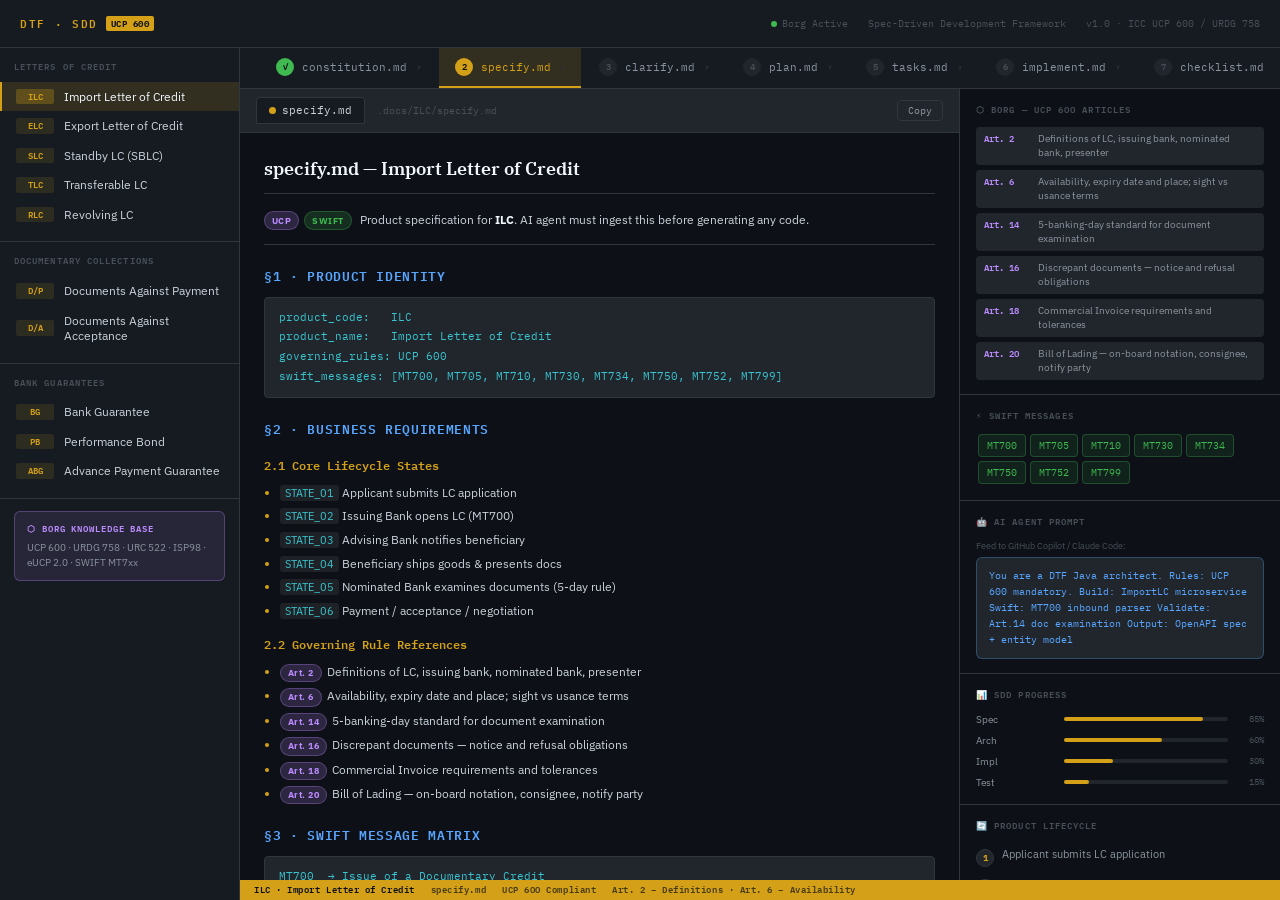
<file: worker/dtf-sdd-framework.html>
<!DOCTYPE html>
<html lang="en">
<head>
<meta charset="UTF-8">
<meta name="viewport" content="width=device-width, initial-scale=1.0">
<title>DTF · SDD Framework</title>
<style>
  @import url('https://fonts.googleapis.com/css2?family=IBM+Plex+Mono:wght@400;500;600&family=IBM+Plex+Sans:wght@300;400;500;600&family=IBM+Plex+Serif:wght@400;600&display=swap');

  :root {
    --ink:        #0D1117;
    --ink-2:      #161B22;
    --ink-3:      #21262D;
    --border:     #30363D;
    --muted:      #484F58;
    --text-dim:   #8B949E;
    --text:       #C9D1D9;
    --text-hi:    #F0F6FC;
    --gold:       #D4A017;
    --gold-dim:   #7D5F0E;
    --gold-glow:  rgba(212,160,23,0.15);
    --green:      #3FB950;
    --blue:       #58A6FF;
    --red:        #F85149;
    --purple:     #BC8CFF;
    --cyan:       #39C5CF;
  }

  *, *::before, *::after { box-sizing: border-box; margin: 0; padding: 0; }

  html, body {
    height: 100%;
    background: var(--ink);
    color: var(--text);
    font-family: 'IBM Plex Sans', sans-serif;
    font-size: 13px;
    line-height: 1.5;
    overflow: hidden;
  }

  /* ── LAYOUT ── */
  .shell {
    display: grid;
    grid-template-rows: 48px 1fr;
    grid-template-columns: 240px 1fr;
    height: 100vh;
  }

  /* ── TOPBAR ── */
  .topbar {
    grid-column: 1 / -1;
    background: var(--ink-2);
    border-bottom: 1px solid var(--border);
    display: flex;
    align-items: center;
    padding: 0 20px;
    gap: 16px;
    z-index: 10;
  }
  .topbar-logo {
    font-family: 'IBM Plex Mono', monospace;
    font-size: 11px;
    font-weight: 600;
    letter-spacing: 0.15em;
    color: var(--gold);
    text-transform: uppercase;
    display: flex;
    align-items: center;
    gap: 8px;
  }
  .topbar-logo .badge {
    background: var(--gold);
    color: var(--ink);
    font-size: 9px;
    font-weight: 700;
    padding: 1px 5px;
    border-radius: 2px;
    letter-spacing: 0.05em;
  }
  .topbar-sep { flex: 1; }
  .topbar-meta {
    font-family: 'IBM Plex Mono', monospace;
    font-size: 10px;
    color: var(--muted);
    display: flex;
    gap: 20px;
  }
  .topbar-meta span { display: flex; align-items: center; gap: 5px; }
  .dot { width: 6px; height: 6px; border-radius: 50%; background: var(--green); }

  /* ── SIDEBAR ── */
  .sidebar {
    background: var(--ink-2);
    border-right: 1px solid var(--border);
    overflow-y: auto;
    display: flex;
    flex-direction: column;
  }
  .sidebar::-webkit-scrollbar { width: 4px; }
  .sidebar::-webkit-scrollbar-thumb { background: var(--border); border-radius: 2px; }

  .sidebar-section {
    padding: 12px 0;
    border-bottom: 1px solid var(--border);
  }
  .sidebar-label {
    font-family: 'IBM Plex Mono', monospace;
    font-size: 9px;
    font-weight: 600;
    letter-spacing: 0.12em;
    color: var(--muted);
    text-transform: uppercase;
    padding: 0 14px 8px;
  }

  .product-item {
    display: flex;
    align-items: center;
    gap: 10px;
    padding: 7px 14px;
    cursor: pointer;
    transition: background 0.12s;
    border-left: 2px solid transparent;
  }
  .product-item:hover { background: var(--ink-3); }
  .product-item.active {
    background: var(--gold-glow);
    border-left-color: var(--gold);
  }
  .product-item .pcode {
    font-family: 'IBM Plex Mono', monospace;
    font-size: 9px;
    font-weight: 600;
    color: var(--gold);
    background: rgba(212,160,23,0.12);
    padding: 1px 5px;
    border-radius: 2px;
    min-width: 38px;
    text-align: center;
  }
  .product-item.active .pcode { background: rgba(212,160,23,0.28); }
  .product-name {
    font-size: 12px;
    color: var(--text);
    line-height: 1.3;
  }
  .product-item.active .product-name { color: var(--text-hi); }

  .borg-pill {
    margin: 12px 14px;
    background: rgba(188, 140, 255, 0.1);
    border: 1px solid rgba(188, 140, 255, 0.3);
    border-radius: 6px;
    padding: 10px 12px;
  }
  .borg-pill .borg-title {
    font-family: 'IBM Plex Mono', monospace;
    font-size: 9px;
    font-weight: 600;
    letter-spacing: 0.1em;
    color: var(--purple);
    text-transform: uppercase;
    margin-bottom: 4px;
  }
  .borg-pill p {
    font-size: 10px;
    color: var(--text-dim);
    line-height: 1.5;
  }

  /* ── MAIN ── */
  .main {
    display: flex;
    flex-direction: column;
    overflow: hidden;
  }

  /* ── PIPELINE TABS ── */
  .pipeline {
    background: var(--ink-2);
    border-bottom: 1px solid var(--border);
    display: flex;
    align-items: stretch;
    padding: 0 20px;
    overflow-x: auto;
    gap: 2px;
  }
  .pipeline::-webkit-scrollbar { height: 0; }

  .step-tab {
    display: flex;
    align-items: center;
    gap: 8px;
    padding: 10px 16px;
    cursor: pointer;
    border-bottom: 2px solid transparent;
    transition: all 0.12s;
    white-space: nowrap;
    position: relative;
  }
  .step-tab:hover { background: var(--ink-3); }
  .step-tab.active {
    border-bottom-color: var(--gold);
    background: var(--gold-glow);
  }
  .step-num {
    font-family: 'IBM Plex Mono', monospace;
    font-size: 9px;
    font-weight: 600;
    color: var(--muted);
    background: var(--ink-3);
    width: 18px;
    height: 18px;
    border-radius: 50%;
    display: flex;
    align-items: center;
    justify-content: center;
  }
  .step-tab.active .step-num {
    background: var(--gold);
    color: var(--ink);
  }
  .step-tab.done .step-num {
    background: var(--green);
    color: var(--ink);
  }
  .step-name {
    font-family: 'IBM Plex Mono', monospace;
    font-size: 11px;
    color: var(--text-dim);
  }
  .step-tab.active .step-name { color: var(--gold); }
  .step-arrow {
    color: var(--border);
    font-size: 12px;
    margin-left: 2px;
    pointer-events: none;
  }

  /* ── EDITOR AREA ── */
  .editor-area {
    flex: 1;
    display: grid;
    grid-template-columns: 1fr 320px;
    overflow: hidden;
  }

  .editor-pane {
    display: flex;
    flex-direction: column;
    overflow: hidden;
    border-right: 1px solid var(--border);
  }

  .editor-header {
    background: var(--ink-3);
    border-bottom: 1px solid var(--border);
    padding: 8px 16px;
    display: flex;
    align-items: center;
    gap: 12px;
  }
  .file-tab {
    font-family: 'IBM Plex Mono', monospace;
    font-size: 11px;
    color: var(--text);
    background: var(--ink-2);
    border: 1px solid var(--border);
    border-radius: 4px 4px 0 0;
    padding: 4px 12px;
    display: flex;
    align-items: center;
    gap: 6px;
  }
  .file-tab .dot-lang { width: 7px; height: 7px; border-radius: 50%; background: var(--gold); }
  .editor-path {
    font-family: 'IBM Plex Mono', monospace;
    font-size: 10px;
    color: var(--muted);
  }
  .copy-btn {
    margin-left: auto;
    font-family: 'IBM Plex Mono', monospace;
    font-size: 10px;
    background: var(--ink-3);
    border: 1px solid var(--border);
    color: var(--text-dim);
    padding: 3px 10px;
    border-radius: 4px;
    cursor: pointer;
    transition: all 0.12s;
  }
  .copy-btn:hover { border-color: var(--gold); color: var(--gold); }
  .copy-btn.copied { border-color: var(--green); color: var(--green); }

  .editor-body {
    flex: 1;
    overflow-y: auto;
    padding: 20px 24px;
    font-family: 'IBM Plex Mono', monospace;
    font-size: 12px;
    line-height: 1.8;
  }
  .editor-body::-webkit-scrollbar { width: 6px; }
  .editor-body::-webkit-scrollbar-thumb { background: var(--border); border-radius: 3px; }

  /* Markdown rendering */
  .md-h1 { font-family: 'IBM Plex Serif', serif; font-size: 18px; font-weight: 600; color: var(--text-hi); margin: 0 0 16px; padding-bottom: 8px; border-bottom: 1px solid var(--border); }
  .md-h2 { font-size: 13px; font-weight: 600; color: var(--blue); margin: 20px 0 8px; letter-spacing: 0.05em; text-transform: uppercase; }
  .md-h3 { font-size: 12px; font-weight: 600; color: var(--gold); margin: 14px 0 6px; }
  .md-p { font-family: 'IBM Plex Sans', sans-serif; font-size: 12px; color: var(--text); margin-bottom: 8px; line-height: 1.7; }
  .md-rule { border: none; border-top: 1px solid var(--border); margin: 14px 0; }
  .md-ul { padding-left: 16px; margin-bottom: 10px; }
  .md-ul li { font-family: 'IBM Plex Sans', sans-serif; font-size: 12px; color: var(--text); margin-bottom: 4px; line-height: 1.6; }
  .md-ul li::marker { color: var(--gold); }
  .md-code { background: var(--ink-3); border: 1px solid var(--border); border-radius: 4px; padding: 10px 14px; margin: 8px 0; font-size: 11px; color: var(--cyan); overflow-x: auto; white-space: pre; }
  .md-inline { background: rgba(255,255,255,0.07); border-radius: 3px; padding: 1px 5px; color: var(--cyan); font-size: 11px; }
  .md-badge { display: inline-block; font-size: 9px; font-weight: 700; padding: 1px 7px; border-radius: 10px; margin-right: 5px; letter-spacing: 0.05em; }
  .badge-ucp { background: rgba(188,140,255,0.18); color: var(--purple); border: 1px solid rgba(188,140,255,0.3); }
  .badge-tech { background: rgba(88,166,255,0.18); color: var(--blue); border: 1px solid rgba(88,166,255,0.3); }
  .badge-swift { background: rgba(63,185,80,0.18); color: var(--green); border: 1px solid rgba(63,185,80,0.3); }
  .badge-risk { background: rgba(248,81,73,0.18); color: var(--red); border: 1px solid rgba(248,81,73,0.3); }

  /* ── META PANEL ── */
  .meta-panel {
    overflow-y: auto;
    display: flex;
    flex-direction: column;
    gap: 0;
  }
  .meta-panel::-webkit-scrollbar { width: 4px; }
  .meta-panel::-webkit-scrollbar-thumb { background: var(--border); }

  .meta-block {
    padding: 14px 16px;
    border-bottom: 1px solid var(--border);
  }
  .meta-block-title {
    font-family: 'IBM Plex Mono', monospace;
    font-size: 9px;
    font-weight: 600;
    letter-spacing: 0.12em;
    color: var(--muted);
    text-transform: uppercase;
    margin-bottom: 10px;
  }

  .ucp-ref {
    display: flex;
    flex-direction: column;
    gap: 5px;
  }
  .ucp-row {
    display: flex;
    align-items: flex-start;
    gap: 8px;
    padding: 5px 8px;
    background: var(--ink-3);
    border-radius: 4px;
  }
  .ucp-art {
    font-family: 'IBM Plex Mono', monospace;
    font-size: 9px;
    font-weight: 600;
    color: var(--purple);
    white-space: nowrap;
    min-width: 46px;
  }
  .ucp-desc {
    font-size: 10px;
    color: var(--text-dim);
    line-height: 1.4;
  }

  .agent-prompt {
    background: var(--ink-3);
    border: 1px solid rgba(88,166,255,0.3);
    border-radius: 6px;
    padding: 10px 12px;
    font-family: 'IBM Plex Mono', monospace;
    font-size: 10px;
    color: var(--blue);
    line-height: 1.6;
  }
  .agent-prompt-label {
    font-size: 9px;
    color: var(--muted);
    margin-bottom: 5px;
  }

  .progress-wrap { display: flex; flex-direction: column; gap: 6px; }
  .prog-row { display: flex; align-items: center; gap: 8px; }
  .prog-label { font-size: 10px; color: var(--text-dim); width: 80px; }
  .prog-bar-bg { flex: 1; height: 4px; background: var(--ink-3); border-radius: 2px; }
  .prog-bar { height: 4px; border-radius: 2px; background: var(--gold); }
  .prog-val { font-family: 'IBM Plex Mono', monospace; font-size: 9px; color: var(--muted); width: 28px; text-align: right; }

  .swift-chip {
    display: inline-flex;
    align-items: center;
    gap: 5px;
    background: rgba(63,185,80,0.1);
    border: 1px solid rgba(63,185,80,0.3);
    border-radius: 4px;
    padding: 3px 8px;
    font-family: 'IBM Plex Mono', monospace;
    font-size: 10px;
    color: var(--green);
    margin: 2px;
  }

  .flow-step {
    display: flex;
    gap: 8px;
    align-items: flex-start;
    padding: 5px 0;
  }
  .flow-num {
    width: 18px;
    height: 18px;
    border-radius: 50%;
    background: var(--ink-3);
    border: 1px solid var(--border);
    font-family: 'IBM Plex Mono', monospace;
    font-size: 9px;
    font-weight: 700;
    color: var(--gold);
    display: flex;
    align-items: center;
    justify-content: center;
    flex-shrink: 0;
    margin-top: 2px;
  }
  .flow-text { font-size: 11px; color: var(--text-dim); line-height: 1.4; }

  .generate-btn {
    margin: 14px 16px;
    background: linear-gradient(135deg, var(--gold-dim), rgba(212,160,23,0.7));
    border: 1px solid var(--gold);
    border-radius: 6px;
    color: var(--ink);
    font-family: 'IBM Plex Mono', monospace;
    font-size: 11px;
    font-weight: 700;
    letter-spacing: 0.05em;
    padding: 10px 16px;
    cursor: pointer;
    text-align: center;
    transition: all 0.15s;
    text-transform: uppercase;
  }
  .generate-btn:hover {
    background: linear-gradient(135deg, var(--gold), rgba(212,160,23,0.9));
    box-shadow: 0 0 16px var(--gold-glow);
  }

  /* Status bar */
  .statusbar {
    grid-column: 1 / -1;
    background: var(--gold);
    height: 20px;
    display: flex;
    align-items: center;
    padding: 0 14px;
    gap: 16px;
    font-family: 'IBM Plex Mono', monospace;
    font-size: 9px;
    font-weight: 600;
    color: var(--ink);
    letter-spacing: 0.06em;
  }
  .statusbar span { opacity: 0.7; }
  .statusbar .hi { opacity: 1; }

  /* Tooltip */
  [data-tip] { position: relative; }
  [data-tip]:hover::after {
    content: attr(data-tip);
    position: absolute;
    bottom: calc(100% + 6px);
    left: 50%;
    transform: translateX(-50%);
    background: var(--ink-3);
    border: 1px solid var(--border);
    color: var(--text);
    font-family: 'IBM Plex Sans', sans-serif;
    font-size: 10px;
    font-weight: 400;
    letter-spacing: 0;
    white-space: nowrap;
    padding: 4px 8px;
    border-radius: 4px;
    pointer-events: none;
    z-index: 100;
  }
</style>
</head>
<body>

<div class="shell">

  <!-- TOPBAR -->
  <div class="topbar">
    <div class="topbar-logo">
      <span>DTF · SDD</span>
      <span class="badge">UCP 600</span>
    </div>
    <div class="topbar-sep"></div>
    <div class="topbar-meta">
      <span><span class="dot"></span>Borg Active</span>
      <span>Spec-Driven Development Framework</span>
      <span>v1.0 · ICC UCP 600 / URDG 758</span>
    </div>
  </div>

  <!-- SIDEBAR -->
  <div class="sidebar">
    <div class="sidebar-section">
      <div class="sidebar-label">Letters of Credit</div>
      <div class="product-item active" onclick="selectProduct('ILC')" data-product="ILC">
        <span class="pcode">ILC</span>
        <span class="product-name">Import Letter of Credit</span>
      </div>
      <div class="product-item" onclick="selectProduct('ELC')" data-product="ELC">
        <span class="pcode">ELC</span>
        <span class="product-name">Export Letter of Credit</span>
      </div>
      <div class="product-item" onclick="selectProduct('SLC')" data-product="SLC">
        <span class="pcode">SLC</span>
        <span class="product-name">Standby LC (SBLC)</span>
      </div>
      <div class="product-item" onclick="selectProduct('TLC')" data-product="TLC">
        <span class="pcode">TLC</span>
        <span class="product-name">Transferable LC</span>
      </div>
      <div class="product-item" onclick="selectProduct('RLC')" data-product="RLC">
        <span class="pcode">RLC</span>
        <span class="product-name">Revolving LC</span>
      </div>
    </div>
    <div class="sidebar-section">
      <div class="sidebar-label">Documentary Collections</div>
      <div class="product-item" onclick="selectProduct('DPD')" data-product="DPD">
        <span class="pcode">D/P</span>
        <span class="product-name">Documents Against Payment</span>
      </div>
      <div class="product-item" onclick="selectProduct('DAD')" data-product="DAD">
        <span class="pcode">D/A</span>
        <span class="product-name">Documents Against Acceptance</span>
      </div>
    </div>
    <div class="sidebar-section">
      <div class="sidebar-label">Bank Guarantees</div>
      <div class="product-item" onclick="selectProduct('BG')" data-product="BG">
        <span class="pcode">BG</span>
        <span class="product-name">Bank Guarantee</span>
      </div>
      <div class="product-item" onclick="selectProduct('PB')" data-product="PB">
        <span class="pcode">PB</span>
        <span class="product-name">Performance Bond</span>
      </div>
      <div class="product-item" onclick="selectProduct('ABG')" data-product="ABG">
        <span class="pcode">ABG</span>
        <span class="product-name">Advance Payment Guarantee</span>
      </div>
    </div>
    <div class="borg-pill">
      <div class="borg-title">⬡ Borg Knowledge Base</div>
      <p>UCP 600 · URDG 758 · URC 522 · ISP98 · eUCP 2.0 · SWIFT MT7xx</p>
    </div>
  </div>

  <!-- MAIN -->
  <div class="main">
    <!-- Pipeline tabs -->
    <div class="pipeline" id="pipeline">
      <div class="step-tab done" onclick="selectStep(0)" id="step-0">
        <span class="step-num">✓</span>
        <span class="step-name">constitution.md</span>
        <span class="step-arrow">›</span>
      </div>
      <div class="step-tab active" onclick="selectStep(1)" id="step-1">
        <span class="step-num">2</span>
        <span class="step-name">specify.md</span>
        <span class="step-arrow">›</span>
      </div>
      <div class="step-tab" onclick="selectStep(2)" id="step-2">
        <span class="step-num">3</span>
        <span class="step-name">clarify.md</span>
        <span class="step-arrow">›</span>
      </div>
      <div class="step-tab" onclick="selectStep(3)" id="step-3">
        <span class="step-num">4</span>
        <span class="step-name">plan.md</span>
        <span class="step-arrow">›</span>
      </div>
      <div class="step-tab" onclick="selectStep(4)" id="step-4">
        <span class="step-num">5</span>
        <span class="step-name">tasks.md</span>
        <span class="step-arrow">›</span>
      </div>
      <div class="step-tab" onclick="selectStep(5)" id="step-5">
        <span class="step-num">6</span>
        <span class="step-name">implement.md</span>
        <span class="step-arrow">›</span>
      </div>
      <div class="step-tab" onclick="selectStep(6)" id="step-6">
        <span class="step-num">7</span>
        <span class="step-name">checklist.md</span>
      </div>
    </div>

    <!-- Editor + Meta -->
    <div class="editor-area">

      <div class="editor-pane">
        <div class="editor-header">
          <div class="file-tab"><span class="dot-lang"></span><span id="file-tab-name">specify.md</span></div>
          <div class="editor-path" id="editor-path">.docs/ILC/specify.md</div>
          <button class="copy-btn" id="copy-btn" onclick="copyContent()">Copy</button>
        </div>
        <div class="editor-body" id="editor-body">
          <!-- Content rendered here -->
        </div>
      </div>

      <div class="meta-panel" id="meta-panel">
        <!-- Dynamic meta content -->
      </div>

    </div>

    <!-- Status bar -->
    <div class="statusbar">
      <span class="hi" id="status-product">ILC · Import Letter of Credit</span>
      <span id="status-step">specify.md</span>
      <span>UCP 600 Compliant</span>
      <span id="status-articles"></span>
    </div>
  </div>

</div>

<script>
// ────────────────────────────────────────────────────────────
//  DATA
// ────────────────────────────────────────────────────────────
const PRODUCTS = {
  ILC: {
    name: "Import Letter of Credit",
    code: "ILC",
    rules: "UCP 600",
    swift: ["MT700", "MT705", "MT710", "MT730", "MT734", "MT750", "MT752", "MT799"],
    articles: ["Art. 2 – Definitions", "Art. 6 – Availability", "Art. 14 – Document Examination", "Art. 16 – Discrepant Documents"],
    ucp: [
      { art: "Art. 2", desc: "Definitions of LC, issuing bank, nominated bank, presenter" },
      { art: "Art. 6", desc: "Availability, expiry date and place; sight vs usance terms" },
      { art: "Art. 14", desc: "5-banking-day standard for document examination" },
      { art: "Art. 16", desc: "Discrepant documents — notice and refusal obligations" },
      { art: "Art. 18", desc: "Commercial Invoice requirements and tolerances" },
      { art: "Art. 20", desc: "Bill of Lading — on-board notation, consignee, notify party" },
    ],
    flow: ["Applicant submits LC application", "Issuing Bank opens LC (MT700)", "Advising Bank notifies beneficiary", "Beneficiary ships goods & presents docs", "Nominated Bank examines documents (5-day rule)", "Payment / acceptance / negotiation"],
    progress: { spec: 85, arch: 60, impl: 30, test: 15 },
    agentPrompt: `You are a DTF Java architect.\nRules: UCP 600 mandatory.\nBuild: ImportLC microservice\nSwift: MT700 inbound parser\nValidate: Art.14 doc examination\nOutput: OpenAPI spec + entity model`,
  },
  ELC: {
    name: "Export Letter of Credit",
    code: "ELC",
    rules: "UCP 600",
    swift: ["MT710", "MT711", "MT720", "MT730", "MT742", "MT750", "MT752"],
    articles: ["Art. 9 – Advising", "Art. 12 – Nomination", "Art. 14 – Examination", "Art. 37 – Charges"],
    ucp: [
      { art: "Art. 9", desc: "Advising bank obligations; authentication of LC" },
      { art: "Art. 12", desc: "Nomination of bank; honour and negotiation authority" },
      { art: "Art. 14", desc: "5-banking-day standard; complying presentation" },
      { art: "Art. 37", desc: "Charges — who bears bank fees and commissions" },
      { art: "Art. 38", desc: "Transferable LC rules (when export LC is transferable)" },
    ],
    flow: ["Receive MT710/720 from issuing bank", "Authenticate and advise beneficiary", "Beneficiary prepares complying documents", "Submit documents to nominated bank", "Examination against LC terms", "Negotiation / deferred payment claim"],
    progress: { spec: 75, arch: 55, impl: 25, test: 10 },
    agentPrompt: `You are a DTF Java architect.\nRules: UCP 600 mandatory.\nBuild: ExportLC microservice\nSwift: MT710 inbound, MT742 reimbursement\nValidate: Art.12 nomination flow\nOutput: OpenAPI spec + domain events`,
  },
  SLC: {
    name: "Standby Letter of Credit",
    code: "SLC",
    rules: "ISP98 / UCP 600",
    swift: ["MT760", "MT767", "MT768", "MT769", "MT799"],
    articles: ["ISP98 Rule 1.06", "ISP98 Rule 2.01", "ISP98 Rule 3.14", "UCP Art. 2"],
    ucp: [
      { art: "ISP98 1.06", desc: "Independence: SBLC independent of underlying transaction" },
      { art: "ISP98 2.01", desc: "Demand presentation requirements for SBLC draw" },
      { art: "ISP98 3.14", desc: "Extend-or-pay: evergreen clause handling" },
      { art: "UCP Art. 2", desc: "SBLC treated as LC when ISP98 not applicable" },
      { art: "ISP98 9.01", desc: "Expiry — time, place, and automatic expiry rules" },
    ],
    flow: ["Issue SBLC on applicant instruction (MT760)", "Advise / confirm to beneficiary", "Monitor for draw / extend-or-pay notice", "Receive complying demand presentation", "Honour within stipulated time", "Reduce / cancel on expiry"],
    progress: { spec: 70, arch: 50, impl: 20, test: 8 },
    agentPrompt: `You are a DTF Java architect.\nRules: ISP98 primary, UCP 600 fallback.\nBuild: StandbyLC microservice\nSwift: MT760 issuance, MT767 amendment\nValidate: Demand presentation logic\nOutput: OpenAPI + state-machine model`,
  },
  TLC: {
    name: "Transferable Letter of Credit",
    code: "TLC",
    rules: "UCP 600 Art. 38",
    swift: ["MT700", "MT720", "MT730"],
    articles: ["Art. 38 – Transferable LC", "Art. 38(b) – Transfer conditions", "Art. 38(g) – Substitution of docs", "Art. 38(k) – Second beneficiary"],
    ucp: [
      { art: "Art. 38(a)", desc: "Only expressly marked 'transferable' LCs may be transferred" },
      { art: "Art. 38(b)", desc: "Transferring bank is not obligated to effect transfer" },
      { art: "Art. 38(d)", desc: "Transfer only once; second beneficiary cannot re-transfer" },
      { art: "Art. 38(g)", desc: "First beneficiary substitutes own invoice/draft" },
      { art: "Art. 38(k)", desc: "Second beneficiary presents directly to transferring bank" },
    ],
    flow: ["Issuing bank opens transferable LC", "First beneficiary requests partial transfer", "Transferring bank issues transferred LC", "Second beneficiary ships and presents docs", "Substitution of invoice by first beneficiary", "Transferring bank remits to issuing bank"],
    progress: { spec: 65, arch: 45, impl: 15, test: 5 },
    agentPrompt: `You are a DTF Java architect.\nRules: UCP 600 Art.38 strictly.\nBuild: TransferableLC microservice\nLogic: Partial transfer splits + invoice substitution\nSwift: MT720 for transfer\nOutput: Entity graph + transfer-state machine`,
  },
  RLC: {
    name: "Revolving Letter of Credit",
    code: "RLC",
    rules: "UCP 600",
    swift: ["MT700", "MT707"],
    articles: ["Art. 6 – Amount tolerance", "Art. 30 – Tolerance in credit amount", "Art. 32 – Instalment drawings"],
    ucp: [
      { art: "Art. 6", desc: "Availability terms — how many times LC revolves" },
      { art: "Art. 30", desc: "10% tolerance in amount and quantity (unless prohibited)" },
      { art: "Art. 32", desc: "Instalment drawing schedule; failure forfeits future tranches" },
      { art: "Art. 29", desc: "Expiry date extension when bank is closed on expiry day" },
    ],
    flow: ["Issue revolving LC with cumulative / non-cumulative flag", "First drawing presentation and payment", "Auto-reinstatement triggers (time-based / value-based)", "Monitor cumulative utilisation vs. total cap", "Amendment for reinstatement modification (MT707)", "Final expiry and cancellation"],
    progress: { spec: 60, arch: 40, impl: 12, test: 5 },
    agentPrompt: `You are a DTF Java architect.\nRules: UCP 600, revolving logic.\nBuild: RevolvingLC microservice\nLogic: Reinstatement scheduler (cumulative vs. non-cumulative)\nSwift: MT707 amendment\nOutput: Scheduler config + domain events`,
  },
  DPD: {
    name: "Documents Against Payment (D/P)",
    code: "DPD",
    rules: "URC 522",
    swift: ["MT400", "MT410", "MT412", "MT416", "MT420", "MT422"],
    articles: ["URC 522 Art. 1", "URC 522 Art. 7", "URC 522 Art. 26"],
    ucp: [
      { art: "URC 522 Art.1", desc: "Scope — applies to all documentary collections" },
      { art: "URC 522 Art.7", desc: "Presenting bank releases docs only against payment" },
      { art: "URC 522 Art.14", desc: "Interest and charges — non-waiver by banks" },
      { art: "URC 522 Art.26", desc: "Protest / case-of-need instructions" },
    ],
    flow: ["Exporter ships goods; hands docs to remitting bank", "Remitting bank sends collection order (MT400)", "Presenting bank contacts drawee (importer)", "Drawee makes payment (sight basis)", "Presenting bank releases original documents", "Remitting bank credits exporter"],
    progress: { spec: 78, arch: 58, impl: 28, test: 12 },
    agentPrompt: `You are a DTF Java architect.\nRules: URC 522 mandatory.\nBuild: DocumentaryCollection D/P microservice\nSwift: MT400 collection order inbound\nLogic: Doc release only on confirmed payment\nOutput: OpenAPI + collection state machine`,
  },
  DAD: {
    name: "Documents Against Acceptance (D/A)",
    code: "DAD",
    rules: "URC 522",
    swift: ["MT400", "MT410", "MT412", "MT416", "MT420", "MT422", "MT450"],
    articles: ["URC 522 Art. 7", "URC 522 Art. 9", "URC 522 Art. 26"],
    ucp: [
      { art: "URC 522 Art.7", desc: "D/A: docs released upon acceptance of term bill of exchange" },
      { art: "URC 522 Art.9", desc: "Goods arriving before documents — warehousing risk" },
      { art: "URC 522 Art.25", desc: "Aval / guarantee on accepted bill of exchange" },
      { art: "URC 522 Art.26", desc: "Case of need and protest instructions" },
    ],
    flow: ["Exporter ships goods; presents time draft + docs to remitting bank", "MT400 collection instruction to presenting bank", "Presenting bank obtains drawee's acceptance on draft", "Original documents released to drawee (importer)", "Draft held until maturity date", "Collect payment at maturity; remit to remitting bank"],
    progress: { spec: 72, arch: 52, impl: 22, test: 8 },
    agentPrompt: `You are a DTF Java architect.\nRules: URC 522 strictly.\nBuild: DocumentaryCollection D/A microservice\nLogic: Acceptance workflow + bill of exchange maturity scheduler\nSwift: MT450 acceptance advice\nOutput: Domain model + maturity event scheduler`,
  },
  BG: {
    name: "Bank Guarantee",
    code: "BG",
    rules: "URDG 758",
    swift: ["MT760", "MT767", "MT768", "MT769", "MT786"],
    articles: ["URDG 758 Art. 2", "URDG 758 Art. 14", "URDG 758 Art. 15", "URDG 758 Art. 19"],
    ucp: [
      { art: "URDG 758 Art.2", desc: "Definitions: demand guarantee, counter-guarantee, principal" },
      { art: "URDG 758 Art.14", desc: "Presentation of demand — must be complying" },
      { art: "URDG 758 Art.15", desc: "Examination: 5-business-day standard for demand review" },
      { art: "URDG 758 Art.19", desc: "Extend-or-pay: how to handle expiry extension requests" },
      { art: "URDG 758 Art.25", desc: "Force majeure and suspension of guarantee" },
    ],
    flow: ["Principal requests BG from issuing bank", "Issuing bank issues BG (MT760)", "BG delivered to beneficiary (advising bank if needed)", "Beneficiary presents demand on default of principal", "Bank examines demand (5-business-day rule)", "Payment or refusal; counter-guarantee reimbursement"],
    progress: { spec: 80, arch: 62, impl: 32, test: 18 },
    agentPrompt: `You are a DTF Java architect.\nRules: URDG 758 primary.\nBuild: BankGuarantee microservice\nSwift: MT760 issuance, MT786 demand\nLogic: Extend-or-pay scheduler + demand examination\nOutput: OpenAPI + guarantee lifecycle FSM`,
  },
  PB: {
    name: "Performance Bond",
    code: "PB",
    rules: "URDG 758",
    swift: ["MT760", "MT767", "MT769"],
    articles: ["URDG 758 Art. 2", "URDG 758 Art. 14", "URDG 758 Art. 22"],
    ucp: [
      { art: "URDG 758 Art.2", desc: "Performance guarantee: demand guarantee securing contract performance" },
      { art: "URDG 758 Art.14", desc: "Demand must state the respect in which principal is in default" },
      { art: "URDG 758 Art.22", desc: "Partial demand allowed unless guarantee prohibits it" },
      { art: "URDG 758 Art.23", desc: "Reduction: guarantee amount decreases as milestones met" },
    ],
    flow: ["Contractor (principal) requests Performance Bond", "Issuing bank issues bond against contract milestones", "Project milestones trigger partial releases (MT767 amendment)", "Employer (beneficiary) may call bond on default", "Bank examines demand; pays if complying", "Bond expires on practical completion + retention period"],
    progress: { spec: 68, arch: 48, impl: 18, test: 6 },
    agentPrompt: `You are a DTF Java architect.\nRules: URDG 758.\nBuild: PerformanceBond microservice\nLogic: Milestone-based reduction engine\nSwift: MT767 for amount reduction\nOutput: Milestone scheduler + bond FSM`,
  },
  ABG: {
    name: "Advance Payment Guarantee",
    code: "ABG",
    rules: "URDG 758",
    swift: ["MT760", "MT767", "MT769"],
    articles: ["URDG 758 Art. 2", "URDG 758 Art. 14", "URDG 758 Art. 22"],
    ucp: [
      { art: "URDG 758 Art.2", desc: "APG: guarantees return of advance if principal fails to perform" },
      { art: "URDG 758 Art.22", desc: "Auto-reduction as advance is repaid via deliveries" },
      { art: "URDG 758 Art.14", desc: "Demand must specify amount and basis for call" },
      { art: "URDG 758 Art.19", desc: "Extend-or-pay when contract period is extended" },
    ],
    flow: ["Buyer pays advance to seller (triggers APG requirement)", "Issuing bank issues APG (MT760)", "APG amount reduces as partial deliveries are made", "Automatic reduction notifications (MT767)", "Seller defaults: buyer calls APG with complying demand", "Issuing bank reimburses buyer; seeks counter-guarantee recovery"],
    progress: { spec: 65, arch: 45, impl: 15, test: 5 },
    agentPrompt: `You are a DTF Java architect.\nRules: URDG 758.\nBuild: AdvancePaymentGuarantee microservice\nLogic: Delivery-linked auto-reduction engine\nSwift: MT767 reduction advice\nOutput: Reduction schedule model + domain events`,
  },
};

const STEPS = [
  { id: 0, file: "constitution.md", short: "constitution.md" },
  { id: 1, file: "specify.md",      short: "specify.md" },
  { id: 2, file: "clarify.md",      short: "clarify.md" },
  { id: 3, file: "plan.md",         short: "plan.md" },
  { id: 4, file: "tasks.md",        short: "tasks.md" },
  { id: 5, file: "implement.md",    short: "implement.md" },
  { id: 6, file: "checklist.md",    short: "checklist.md" },
];

let currentProduct = "ILC";
let currentStep = 1;

// ────────────────────────────────────────────────────────────
//  CONTENT GENERATORS
// ────────────────────────────────────────────────────────────
function genConstitution(p) {
  return `<div class="md-h1">constitution.md — Global Borg Knowledge Base</div>
<div class="md-p"><span class="md-badge badge-ucp">IMMUTABLE</span> Universal rules applied to ALL DTF products. Never override in lower-level specs.</div>
<hr class="md-rule"/>
<div class="md-h2">§1 · Regulatory Borg — ICC Rules</div>
<ul class="md-ul">
  <li><span class="md-inline">UCP 600</span> — Uniform Customs and Practice for Documentary Credits (2007 revision)</li>
  <li><span class="md-inline">ISBP 745</span> — International Standard Banking Practice for examining documents and resolving discrepancies</li>
  <li><span class="md-inline">URDG 758</span> — Uniform Rules for Demand Guarantees (ICC Publication 758)</li>
  <li><span class="md-inline">URC 522</span> — Uniform Rules for Collections (ICC Publication 522)</li>
  <li><span class="md-inline">ISP98</span> — International Standby Practices (ICC Publication 590)</li>
  <li><span class="md-inline">eUCP 2.1</span> — Electronic presentation extension for UCP 600 and digital document workflows</li>
  <li><span class="md-inline">Enterprise addendum</span> — The AI must never contradict these rules and must treat ISBP 745 and eUCP 2.1 as mandatory logic for documentary examination and electronic records.</li>
</ul>
<div class="md-h2">§2 · Technology Architecture Borg</div>
<div class="md-code">language: Java 21
framework: Spring Boot 3.5
persistence: Spring Data JPA + Hibernate (jakarta.*)
messaging: Apache Kafka (domain events)
api: OpenAPI 3.1 (contract-first)
security: OAuth2 / mTLS for SWIFT connectivity, JWT claim validation, and RBAC enforcement
testing: JUnit 5 + Testcontainers + Cucumber/Gherkin for compliance scenarios
migration: Flyway (versioned SQL scripts only)
standards: ISO 20022 MX canonical model internally; MT formats mapped via anti-corruption adapters
trade_terms: Incoterms® 2020 lookup/validation modules mandatory
legal_docs: UNCITRAL MLETR and DCSA-aligned eBL interoperability rules
enterprise_note: Banks deal in documents; OCR extractions and AML screening are mandatory inputs to the examination workflow</div>
<div class="md-h2">§3 · Non-Negotiable Constraints</div>
<ul class="md-ul">
  <li>Every document examination service MUST enforce the 5-banking-day rule (UCP 600 Art. 14 / URDG 758 Art. 15)</li>
  <li>All LC / Guarantee states must be modelled as explicit finite-state machines</li>
  <li>SWIFT message parsing/generation is mandatory for all bank-to-bank communication</li>
  <li>All monetary amounts stored as <span class="md-inline">BigDecimal</span> with ISO 4217 currency code</li>
  <li>Audit trail: every state transition logged with timestamp, user, and source message reference</li>
  <li>Discrepancy waiver requests must be independently authorised (4-eyes principle)</li>
  <li>Observability is mandatory: use OpenTelemetry or Micrometer, emit trace IDs, and propagate them through Kafka headers and REST calls for end-to-end debugging across multi-day DTF flows.</li>
  <li>Identity and entitlement checks are mandatory: validate JWT claims and RBAC roles such as <span class="md-inline">bank-teller</span> vs. <span class="md-inline">trade-finance-manager</span>, and enforce tenant-aware access controls for every REST endpoint.</li>
  <li>External integration boundaries must use anti-corruption layers for Core Banking, AML/KYC screening, and SWIFT gateway calls; never bypass the boundary with direct coupling to legacy systems.</li>
  <li>Sanctions and AML screening are hard blocking gates before any state transition, outbound message, or payment/acceptance obligation is allowed.</li>
  <li>All document, MT/MX message, and human intervention events must be immutable, event-sourced, and timestamped for forensic auditability.</li>
  <li>Digitized trade documents and OCR extractions must be validated against credit terms, Incoterms® 2020 logic, and eBL interoperability rules before acceptance.</li>
  <li>Workflow engine: all issuance, amendment, presentation, discrepancy, and settlement moves must be governed by a configurable FSM.</li>
</ul>
<div class="md-h2">§4 · Domain Glossary (mandatory across all services)</div>
<div class="md-code">Applicant        → party instructing the bank to open LC/Guarantee
Beneficiary      → party in whose favour LC/Guarantee is issued
Issuing Bank     → bank that opens the LC/Guarantee
Advising Bank    → bank that authenticates and advises the credit
Nominated Bank   → bank authorised to honour or negotiate
Confirming Bank  → bank adding its own payment undertaking
Remitting Bank   → bank handling collection instruction (URC 522)
Presenting Bank  → bank presenting documents to drawee</div>
<div class="md-h2">§5 · Microservice Boundary Rules</div>
<ul class="md-ul">
  <li>One microservice per DTF product family (LC, Collection, Guarantee)</li>
  <li>Shared kernel for: document examination engine, SWIFT adapter, audit service</li>
  <li>No direct DB joins across service boundaries — use domain events</li>
  <li>Each service owns its schema; cross-service reads via API only</li>
</ul>`;
}

function genSpecify(p) {
  const prod = PRODUCTS[p];
  return `<div class="md-h1">specify.md — ${prod.name}</div>
<div class="md-p"><span class="md-badge badge-ucp">UCP</span><span class="md-badge badge-swift">SWIFT</span> Product specification for <strong style="color:var(--text-hi)">${prod.code}</strong>. AI agent must ingest this before generating any code.</div>
<hr class="md-rule"/>
<div class="md-h2">§1 · Product Identity</div>
<div class="md-code">product_code:   ${prod.code}
product_name:   ${prod.name}
governing_rules: ${prod.rules}
swift_messages: [${prod.swift.join(", ")}]</div>
<div class="md-h2">§2 · Business Requirements</div>
<div class="md-h3">2.1 Core Lifecycle States</div>
<ul class="md-ul">
  ${prod.flow.map((f, i) => `<li><span class="md-inline">STATE_${String(i+1).padStart(2,'0')}</span> ${f}</li>`).join('')}
</ul>
<div class="md-h3">2.2 Governing Rule References</div>
<ul class="md-ul">
  ${prod.ucp.map(u => `<li><span class="md-badge badge-ucp">${u.art}</span>${u.desc}</li>`).join('')}
</ul>
<div class="md-h2">§3 · SWIFT Message Matrix</div>
<div class="md-code">${prod.swift.map(s => `${s.padEnd(6)} → ${getSwiftDesc(s)}`).join('\n')}</div>
<div class="md-h2">§4 · Data Model Requirements</div>
<div class="md-code">@Entity
public class ${prod.code}Transaction {
    private String referenceNumber;      // Unique LC/Guarantee reference
    private String applicantId;          // FK to Party service
    private String beneficiaryId;        // FK to Party service
    private BigDecimal amount;           // ISO 4217
    private String currencyCode;
    private LocalDate expiryDate;
    private String expiryPlace;
    private ${prod.code}Status status;   // FSM-controlled
    private List<Document> documents;    // Presented documents
    private List<Discrepancy> discrepancies; // Art. 16 notices
    private LocalDateTime lastModified;
    private String lastModifiedBy;       // Audit trail
}</div>
<div class="md-h2">§5 · Compliance Acceptance Criteria</div>
<ul class="md-ul">
  <li>Document examination must reject non-complying presentations within 5 banking days</li>
  <li>All ${prod.rules} mandatory fields validated on issuance</li>
  <li>State transitions must be atomic and idempotent</li>
  <li>SWIFT messages must be validated against ISO 15022 schemas before send</li>
  <li>System must support inbound/outbound SWIFT MT and map them to the internal ISO 20022 data dictionary.</li>
  <li>Applicant and beneficiary data must be routed through sanctions screening, and vessel IMO numbers extracted from bills of lading must be checked against sanctioned dual-use and vessel lists.</li>
  <li>Incoterms® 2020 validation must verify insurance and risk-transfer requirements for CIF/CIP presentations.</li>
  <li>NFRs: API p95 latency under 200 ms for standard operations, throughput sized for peak SWIFT and Kafka traffic, and data residency rules enforced for cross-border trade documents.</li>
  <li>Alternate flows must cover force majeure, SWIFT NACK handling, sanctions hits, and retry-after conditions for downstream dependencies.</li>
</ul>`;
}

function genClarify(p) {
  const prod = PRODUCTS[p];
  return `<div class="md-h1">clarify.md — Open Questions for ${prod.name}</div>
<div class="md-p"><span class="md-badge badge-tech">AI AGENT</span> These ambiguities must be resolved before plan.md is generated. Review with business owner.</div>
<hr class="md-rule"/>
<div class="md-h2">§1 · Business Clarifications</div>
<ul class="md-ul">
  <li><strong style="color:var(--gold)">Q1</strong> — What is the maximum LC/Guarantee amount the system must support? (affects BigDecimal precision)</li>
  <li><strong style="color:var(--gold)">Q2</strong> — Are partial drawings/demands supported for ${prod.code}? (impacts FSM design)</li>
  <li><strong style="color:var(--gold)">Q3</strong> — Which currencies are in scope? USD/EUR/SGD or multi-currency from the start?</li>
  <li><strong style="color:var(--gold)">Q4</strong> — Must the system support <span class="md-inline">eUCP 2.0</span> for electronic document presentations?</li>
  <li><strong style="color:var(--gold)">Q5</strong> — Is a customer portal (self-service) in scope, or is this bank-staff only?</li>
</ul>
<div class="md-h2">§2 · Technical Clarifications</div>
<ul class="md-ul">
  <li><strong style="color:var(--blue)">T1</strong> — SWIFT connectivity: Alliance Access, Alliance Lite2, or third-party SWIFT gateway?</li>
  <li><strong style="color:var(--blue)">T2</strong> — Document storage: blob store (Azure Blob / S3) or document management system?</li>
  <li><strong style="color:var(--blue)">T3</strong> — Will ${prod.code} integrate with existing Core Banking for account debit/credit?</li>
  <li><strong style="color:var(--blue)">T4</strong> — Is sanctions screening (OFAC/UN/EU) a pre-condition before issuance?</li>
  <li><strong style="color:var(--blue)">T5</strong> — Expected peak TPS for SWIFT message processing?</li>
  <li><strong style="color:var(--gold)">Q6 (OCR)</strong> — What confidence threshold is acceptable for OCR extraction before human-in-the-loop exception handling?</li>
  <li><strong style="color:var(--gold)">Q7 (AML)</strong> — Which sanctions provider and timeout/SLA are required for realtime AML checks?</li>
  <li><strong style="color:var(--gold)">Q8 (eBL)</strong> — Which DCSA-compliant platform is used for eUCP 2.1 / eBL integration?</li>
  <li><strong style="color:var(--red)">HALT</strong> — If any requirement conflicts with UCP 600 / ISBP 745, or any required SWIFT MT / ISO 20022 field is missing from the data model, stop generation immediately and append the conflict to this file before any code is produced.</li>
  <li><strong style="color:var(--red)">RISK</strong> — Trigger AML, OFAC, and sanctions screening before any state transition that creates payment, acceptance, or guarantee obligation, and capture the reason in the compliance audit trail.</li>
  <li><strong style="color:var(--blue)">T9</strong> — Are we implementing coexistence (MT ↔ MX translation on the fly) or pure MX internal processing?</li>
</ul>
<div class="md-h2">§3 · Resolved Assumptions</div>
<div class="md-code">ASSUMED: Spring Boot 3.5 + Java 21 (from constitution.md)
ASSUMED: Kafka for all domain events
ASSUMED: PostgreSQL for transactional data (dev); Oracle in prod
ASSUMED: UTC for all timestamps; display in local timezone
ASSUMED: ${prod.rules} is the governing ruleset (non-negotiable)</div>`;
}

function genPlan(p) {
  const prod = PRODUCTS[p];
  return `<div class="md-h1">plan.md — Architecture Blueprint for ${prod.name}</div>
<div class="md-p"><span class="md-badge badge-tech">ARCH</span> Technical design derived from specify.md. Input to tasks.md generation.</div>
<hr class="md-rule"/>
<div class="md-h2">§1 · Service Decomposition</div>
<div class="md-code">${prod.code}-service/
├── api/                    # OpenAPI 3.1 contract (code-first generation)
│   └── ${prod.code.toLowerCase()}-openapi.yaml
├── domain/
│   ├── model/              # @Entity classes, FSM enums
│   ├── events/             # Domain events (Kafka topics)
│   └── service/            # Business logic, rule enforcement
├── infrastructure/
│   ├── swift/              # MT message adapters
│   ├── mx/                 # ISO 20022 MX canonical mapping layer
│   ├── persistence/        # JPA repositories
│   └── messaging/          # Kafka producers/consumers
├── application/
│   └── usecase/            # Application services (use-case orchestrators)
└── web/
    └── rest/               # REST controllers (thin, delegate to use-cases)

Shared services to consider:
  lc-workflow-service, document-examination-service,
  compliance-gateway-service, messaging-adapter-service</div>
<div class="md-h2">§2 · API Contracts (OpenAPI 3.1)</div>
<div class="md-code">POST   /api/v1/${prod.code.toLowerCase()}          # Create new ${prod.name}
GET    /api/v1/${prod.code.toLowerCase()}/{ref}    # Get by reference number
PUT    /api/v1/${prod.code.toLowerCase()}/{ref}/amend  # Amendment workflow
POST   /api/v1/${prod.code.toLowerCase()}/{ref}/docs   # Submit documents
POST   /api/v1/${prod.code.toLowerCase()}/{ref}/examine # Trigger doc examination
POST   /api/v1/${prod.code.toLowerCase()}/{ref}/close  # Close/cancel</div>
<div class="md-h2">§3 · State Machine Design</div>
<div class="md-code">enum ${prod.code}Status {
    DRAFT → ISSUED → ADVISED → 
    DOCS_PRESENTED → UNDER_EXAMINATION →
    COMPLYING_DOCS | DISCREPANT_DOCS →
    HONOURED | REFUSED | AMENDED | CANCELLED
}</div>
<div class="md-h2">§4 · Kafka Topics</div>
<div class="md-code">dtf.${prod.code.toLowerCase()}.issued       # Triggers advising bank notification
dtf.${prod.code.toLowerCase()}.amended      # Broadcasts amendment to all parties
dtf.${prod.code.toLowerCase()}.docs-received # Triggers 5-day examination timer
dtf.${prod.code.toLowerCase()}.examined     # Complying or discrepant result
dtf.${prod.code.toLowerCase()}.honoured     # Payment/acceptance confirmed
dtf.${prod.code.toLowerCase()}.dead-letter # DLQ for failed parses / retries (must be monitored)
dtf.compliance.screening-requested        # AML / sanctions checks
dtf.compliance.screening-result           # Screening outcome
dtf.document.ocr-completed                # OCR extraction available for review
dtf.audit.trail                           # All state changes (append-only)</div>
<div class="md-h2">§5 · Resilience and Idempotency</div>
<ul class="md-ul">
  <li>Use Kafka DLQs for failed SWIFT parses, invalid document sets, and poison messages; retain retry metadata and dead-letter reasons for operator triage.</li>
  <li>Apply Resilience4j circuit breakers, retries with backoff, and timeouts for Core Banking and external AML/KYC calls to prevent cascading failure.</li>
  <li>Implement idempotency using a <span class="md-inline">processed_messages</span> table or Redis lock/key store keyed by SWIFT message reference, bank reference, and event ID to prevent duplicate ledger effects.</li>
  <li>All consumers must be safe to replay and must reconcile duplicates before state transitions are committed.</li>
</ul>
<div class="md-h2">§6 · Database Schema (Flyway V1)</div>
<div class="md-code">V1__create_${prod.code.toLowerCase()}_tables.sql:
  ${prod.code.toLowerCase()}_transaction (ref, applicant_id, beneficiary_id,
    amount, currency, expiry_date, expiry_place, status,
    created_at, created_by, updated_at, updated_by)
  ${prod.code.toLowerCase()}_document (id, transaction_ref, doc_type, 
    filename, blob_url, examined_at, examined_by, is_complying)
  ${prod.code.toLowerCase()}_discrepancy (id, transaction_ref, code,
    description, notified_at, waived_by, waived_at)</div>`;
}

function genTasks(p) {
  const prod = PRODUCTS[p];
  return `<div class="md-h1">tasks.md — Execution Backlog for ${prod.name}</div>
<div class="md-p"><span class="md-badge badge-tech">SPRINT READY</span> Atomic AI-agent tasks. Each maps to one ADO work item. Format: <span class="md-inline">Resolves AB#NNN</span></div>
<hr class="md-rule"/>
<div class="md-h2">Epic 1 · Core Domain Model</div>
<ul class="md-ul">
  <li><span class="md-badge badge-swift">TASK-01</span> [Complexity: S] Create <span class="md-inline">${prod.code}Transaction</span> entity with all ${prod.rules} mandatory fields and Flyway V1 migration script. <strong>Depends on:</strong> none. <strong>Blocks:</strong> TASK-02, TASK-03, TASK-04.</li>
  <li><span class="md-badge badge-swift">TASK-02</span> [Complexity: M] Implement <span class="md-inline">${prod.code}Status</span> FSM enum with valid transitions enforced via Spring State Machine. <strong>Depends on:</strong> TASK-01. <strong>Blocks:</strong> TASK-05, TASK-13.</li>
  <li><span class="md-badge badge-swift">TASK-03</span> [Complexity: M] Create <span class="md-inline">Document</span> and <span class="md-inline">Discrepancy</span> child entities with JPA relationships. <strong>Depends on:</strong> TASK-01. <strong>Blocks:</strong> TASK-06, TASK-07.</li>
  <li><span class="md-badge badge-swift">TASK-04</span> [Complexity: S] Write JPA repository with custom queries for status-based lookups and expiry date monitoring. <strong>Depends on:</strong> TASK-01. <strong>Blocks:</strong> TASK-08, TASK-13.</li>
</ul>
<div class="md-h2">Epic 2 · ${prod.rules} Compliance Engine</div>
<ul class="md-ul">
  <li><span class="md-badge badge-ucp">TASK-05</span> [Complexity: M] Implement DocumentExaminationService enforcing 5-banking-day timer (${prod.rules} Art. 14 / Art. 15). <strong>Depends on:</strong> TASK-02, TASK-04. <strong>Blocks:</strong> TASK-15.</li>
  <li><span class="md-badge badge-ucp">TASK-06</span> [Complexity: M] Build DiscrepancyChecker: validate each document type against LC/Guarantee terms. <strong>Depends on:</strong> TASK-03. <strong>Blocks:</strong> TASK-07, TASK-16.</li>
  <li><span class="md-badge badge-ucp">TASK-07</span> [Complexity: L] Implement WaiverService with 4-eyes approval workflow for discrepancy waiver. <strong>Depends on:</strong> TASK-06. <strong>Blocks:</strong> TASK-16.</li>
  <li><span class="md-badge badge-ucp">TASK-08</span> [Complexity: S] Create ExpiryMonitor scheduler — daily job scanning for expiring transactions. <strong>Depends on:</strong> TASK-04. <strong>Blocks:</strong> TASK-15.</li>
  <li><span class="md-badge badge-ucp">TASK-09</span> [Complexity: M] Create OCR ingestion endpoint and validation for malformed/null fields, with human-in-the-loop fallback for low-confidence extraction.</li>
  <li><span class="md-badge badge-ucp">TASK-10</span> [Complexity: M] Implement Incoterms® 2020 and insurance-document validation for CIF/CIP / FOB risk-transfer logic.</li>
</ul>
<div class="md-h2">Epic 3 · SWIFT Adapter Layer</div>
<ul class="md-ul">
  <li><span class="md-badge badge-swift">TASK-11</span> [Complexity: M] Parse inbound ${prod.swift[0]} — map to domain model with full field validation. <strong>Depends on:</strong> TASK-02, TASK-04. <strong>Blocks:</strong> TASK-13, TASK-15.</li>
  <li><span class="md-badge badge-swift">TASK-12</span> [Complexity: M] Generate outbound ${prod.swift[1] || prod.swift[0]} from domain state. <strong>Depends on:</strong> TASK-02. <strong>Blocks:</strong> TASK-15.</li>
  <li><span class="md-badge badge-swift">TASK-13</span> [Complexity: M] Implement SWIFT message store (idempotent inbound deduplication). <strong>Depends on:</strong> TASK-11. <strong>Blocks:</strong> TASK-14, TASK-15.</li>
  <li><span class="md-badge badge-swift">TASK-14</span> [Complexity: S] Write SWIFT adapter integration tests against mock SWIFT gateway. <strong>Depends on:</strong> TASK-11, TASK-12. <strong>Blocks:</strong> TASK-15.</li>
  <li><span class="md-badge badge-swift">TASK-15</span> [Complexity: M] Implement MT700 ↔ ISO 20022 (MX) translation utility and canonical data mapping for coexistence mode.</li>
</ul>
<div class="md-h2">Epic 4 · REST API & Events</div>
<ul class="md-ul">
  <li><span class="md-badge badge-tech">TASK-16</span> [Complexity: M] Implement all REST endpoints from plan.md OpenAPI contract (contract-first). <strong>Depends on:</strong> TASK-02, TASK-04. <strong>Blocks:</strong> TASK-18.</li>
  <li><span class="md-badge badge-tech">TASK-17</span> [Complexity: M] Configure Kafka producers, DLQ handling, and idempotent consumers for all domain events in plan.md topics. <strong>Depends on:</strong> TASK-13. <strong>Blocks:</strong> TASK-18.</li>
  <li><span class="md-badge badge-tech">TASK-18</span> [Complexity: L] Write integration tests: end-to-end create → examine → honour happy path with DLQ, OCR, AML, and retry coverage. <strong>Depends on:</strong> TASK-05, TASK-11, TASK-16, TASK-17. <strong>Blocks:</strong> none.</li>
  <li><span class="md-badge badge-tech">TASK-19</span> [Complexity: L] Write compliance tests: verify all ${prod.rules} mandatory rules, AML/OFAC triggers, and auditability are enforced. <strong>Depends on:</strong> TASK-06, TASK-07, TASK-10. <strong>Blocks:</strong> release gate.</li>
</ul>`;
}

function genImplement(p) {
  const prod = PRODUCTS[p];
  return `<div class="md-h1">implement.md — AI Agent Prompts for ${prod.name}</div>
<div class="md-p"><span class="md-badge badge-tech">COPILOT</span><span class="md-badge badge-ucp">CLAUDE</span> Exact prompts for coding agents. Feed these sequentially. Each prompt references prior outputs.</div>
<hr class="md-rule"/>
<div class="md-h2">§1 · Agent Initialization Prompt</div>
<div class="md-code">SYSTEM: You are a senior DTF Java engineer specialising in 
${prod.rules}. All code must be Java 21, Spring Boot 3.5,
jakarta.* namespacing. Read constitution.md and specify.md
before generating any code. 

CONTEXT: Building ${prod.name} (${prod.code}) microservice.
SWIFT messages in scope: ${prod.swift.slice(0,3).join(', ')}.
Governing rules: ${prod.rules} — non-negotiable.
Enterprise role: act as an ICC-aware Java architect with ISBP 745 and ISO 20022 discipline.
Do not hallucinate trade law, OCR thresholds, or AML provider behavior.</div>
<div class="md-h2">§2 · TASK-01 Prompt — Entity Generation</div>
<div class="md-code">Generate the @Entity class for ${prod.code}Transaction.
Requirements:
- All mandatory ${prod.rules} fields (see specify.md §4)
- Optimistic locking with @Version
- Audit fields via @EntityListeners(AuditingEntityListener.class)
- Flyway V1 migration SQL script
- Full Javadoc citing relevant ${prod.rules} articles
Constraints:
- DO NOT use floating-point numbers for currency or amounts.
- DO NOT bypass the state machine for status updates.
- DO NOT generate mock UCP or SWIFT rules.
- No Lombok. Explicit getters/setters for JPA.</div>
<div class="md-h2">§3 · TASK-05 Prompt — Examination Engine</div>
<div class="md-code">Implement DocumentExaminationService.
Rules enforced:
- 5-banking-day countdown from presentation date
- BusinessDayCalculator (exclude weekends + bank holidays)
- On day 5 auto-trigger: COMPLYING or DISCREPANT status
- Discrepancy notice via Kafka: dtf.${prod.code.toLowerCase()}.examined
- Unit tests: mock calendar, verify timer boundaries
- Apply ISBP 745 exact-description matching and Incoterms® 2020 validation rules
Reference: ${prod.ucp[2] ? prod.ucp[2].art : 'UCP Art.14'} — ${prod.ucp[2] ? prod.ucp[2].desc : '5-day examination standard'}</div>
<div class="md-h2">§4 · TASK-09 Prompt — SWIFT Parser</div>
<div class="md-code">Parse inbound ${prod.swift[0]} SWIFT message.
Output: ${prod.code}Transaction domain object.
Validation:
- All mandatory tags present (per ISO 15022)
- Amount format: 15d (max 15 digits, decimal)
- Date fields: YYMMDD → LocalDate
- Reject and dead-letter if mandatory tag missing
- Preserve trace context in Kafka headers and log correlation IDs
Test: provide sample ${prod.swift[0]} in test/resources/swift/</div>
<div class="md-h2">§5 · Few-Shot Pattern Example</div>
<div class="md-code">Example controller pattern:
@PostMapping("/documents")
public ResponseEntity&lt;DocumentReceipt&gt; submitDocuments(@Valid @RequestBody DocumentSubmissionRequest request) {
  return ResponseEntity.accepted().body(documentService.submit(request));
}

Example listener pattern:
@KafkaListener(topics = "dtf.${prod.code.toLowerCase()}.examined")
public void onExamined(ExaminedEvent event) { ... }

Example compliance guard:
if (screeningResult.isHit()) {
  throw new ComplianceException("AML/HIT blocks state transition");
}</div>
<div class="md-h2">§6 · Validation Script</div>
<div class="md-code">#!/bin/bash
# Run after each implement cycle
mvn test -pl ${prod.code.toLowerCase()}-service
mvn verify -Pintegration-tests
# Compliance gate: all ${prod.rules} tests must pass
mvn test -Dtest="${prod.code}ComplianceTest"</div>`;
}

function genChecklist(p) {
  const prod = PRODUCTS[p];
  return `<div class="md-h1">checklist.md — Definition of Done for ${prod.name}</div>
<div class="md-p"><span class="md-badge badge-ucp">COMPLIANCE GATE</span> All items must pass before merging to main. ADO pipeline enforces this checklist.</div>
<hr class="md-rule"/>
<div class="md-h2">§1 · ${prod.rules} Compliance Checklist</div>
<ul class="md-ul">
  ${prod.ucp.map(u => `<li>☐ ${u.art} — ${u.desc} — test exists and passes</li>`).join('')}
  <li>☐ 5-banking-day examination timer verified with unit + integration tests</li>
  <li>☐ ISBP 745 exact-match and discrepancy rules verified in unit tests</li>
  <li>☐ Incoterms® 2020 matrix and CIF/CIP insurance logic pass</li>
  <li>☐ Discrepancy notice workflow tested end-to-end</li>
  <li>☐ All mandatory SWIFT message fields and ISO 20022 MX mappings validated on parse</li>
</ul>
<div class="md-h2">§2 · Technical Quality Gates</div>
<ul class="md-ul">
  <li>☐ Test coverage ≥ 80% (JaCoCo gate in Maven)</li>
  <li>☐ No <span class="md-inline">javax.*</span> imports (jakarta.* only)</li>
  <li>☐ All DB changes via Flyway versioned migration (no schema.sql)</li>
  <li>☐ OpenAPI spec validated against contract tests (Spring Cloud Contract)</li>
  <li>☐ No hardcoded amounts, currencies, or bank codes</li>
  <li>☐ All monetary calculations use <span class="md-inline">BigDecimal</span> (no float/double)</li>
  <li>☐ Audit trail: every state transition has log entry with user + timestamp</li>
  <li>☐ Kafka topics created with correct retention and partition count</li>
  <li>☐ SAST/DAST scans (SonarQube, Checkmarx, or equivalent) pass with zero critical/high vulnerabilities</li>
  <li>☐ Dependency and CVE scans are green for all production artifacts before merge</li>
</ul>
<div class="md-h2">§3 · BDD / Compliance Evidence</div>
<ul class="md-ul">
  <li>☐ Gherkin scenarios exist for the UCP 600 / URDG 758 / URC 522 rules in scope and map directly to the business requirements in specify.md</li>
  <li>☐ BDD tests cover happy path, SWIFT NACKs, force majeure, sanctions screening hits, OCR low-confidence handling, and duplicate-message idempotency</li>
  <li>☐ Compliance evidence from Cucumber reports is retained for audit review</li>
  <li>☐ AML and OFAC screening must prevent transitions to ISSUED or SETTLED when a screening hit is returned</li>
</ul>
<div class="md-h2">§3 · ADO Pipeline Gates</div>
<div class="md-code"># azure-pipelines.yml compliance stage
- stage: ComplianceGate
  jobs:
  - job: UCPComplianceTests
    steps:
    - script: mvn test -Dtest="${prod.code}ComplianceTest"
    - script: mvn verify -Pintegration-tests
    - task: PublishTestResults@2
  - job: StaticAnalysis
    steps:
    - script: mvn spotbugs:check
    - script: mvn dependency:check  # OWASP CVE scan
    
# Commit message format required:
# feat(${prod.code.toLowerCase()}): <description> Resolves AB#NNN</div>
<div class="md-h2">§4 · Sign-off</div>
<ul class="md-ul">
  <li>☐ Code review by at least 2 engineers</li>
  <li>☐ Compliance review by Trade Finance SME</li>
  <li>☐ Security review (mTLS, OAuth2 scopes checked)</li>
  <li>☐ spec.md and plan.md updated to reflect any implementation changes</li>
</ul>`;
}

function getSwiftDesc(msg) {
  const map = {
    MT700: "Issue of a Documentary Credit",
    MT701: "Issue of a Documentary Credit (continuation)",
    MT705: "Pre-Advice of a Documentary Credit",
    MT707: "Amendment to a Documentary Credit",
    MT710: "Advice of a Third Bank's Documentary Credit",
    MT711: "Advice of a Third Bank's DC (continuation)",
    MT720: "Transfer of a Documentary Credit",
    MT730: "Acknowledgement",
    MT734: "Advice of Refusal",
    MT742: "Reimbursement Claim",
    MT750: "Advice of Discrepancy",
    MT752: "Authorisation to Pay / Accept / Negotiate",
    MT760: "Guarantee / Standby Letter of Credit",
    MT767: "Amendment to a Guarantee / Standby LC",
    MT768: "Acknowledgement of a Guarantee Message",
    MT769: "Advice of Reduction or Release",
    MT786: "Advice Under a Guarantee",
    MT799: "Free Format Message",
    MT400: "Advice of Payment",
    MT410: "Acknowledgement",
    MT412: "Advice of Acceptance",
    MT416: "Advice of Non-Payment / Non-Acceptance",
    MT420: "Tracer",
    MT422: "Advice of Fate and Request for Instructions",
    MT450: "Credit Advice",
  };
  return map[msg] || "SWIFT message";
}

// ────────────────────────────────────────────────────────────
//  META PANEL GENERATORS
// ────────────────────────────────────────────────────────────
function renderMeta(p, stepId) {
  const prod = PRODUCTS[p];
  const panel = document.getElementById('meta-panel');
  let html = '';

  // UCP Articles
  html += `<div class="meta-block">
    <div class="meta-block-title">⬡ Borg — ${prod.rules} Articles</div>
    <div class="ucp-ref">
      ${prod.ucp.map(u => `<div class="ucp-row"><span class="ucp-art">${u.art}</span><span class="ucp-desc">${u.desc}</span></div>`).join('')}
    </div>
  </div>`;

  // SWIFT messages
  html += `<div class="meta-block">
    <div class="meta-block-title">⚡ SWIFT Messages</div>
    <div>${prod.swift.map(s => `<span class="swift-chip">${s}</span>`).join('')}</div>
  </div>`;

  // Agent prompt
  html += `<div class="meta-block">
    <div class="meta-block-title">🤖 AI Agent Prompt</div>
    <div class="agent-prompt-label">Feed to GitHub Copilot / Claude Code:</div>
    <div class="agent-prompt">${prod.agentPrompt}</div>
  </div>`;

  // Progress
  html += `<div class="meta-block">
    <div class="meta-block-title">📊 SDD Progress</div>
    <div class="progress-wrap">
      ${Object.entries(prod.progress).map(([k,v]) => `
      <div class="prog-row">
        <span class="prog-label">${k.charAt(0).toUpperCase()+k.slice(1)}</span>
        <div class="prog-bar-bg"><div class="prog-bar" style="width:${v}%"></div></div>
        <span class="prog-val">${v}%</span>
      </div>`).join('')}
    </div>
  </div>`;

  // Lifecycle flow
  html += `<div class="meta-block">
    <div class="meta-block-title">🔄 Product Lifecycle</div>
    ${prod.flow.map((f,i) => `<div class="flow-step"><div class="flow-num">${i+1}</div><div class="flow-text">${f}</div></div>`).join('')}
  </div>`;

  html += `<button class="generate-btn" onclick="copyContent()">⬇ Export ${STEPS[stepId].file}</button>`;

  panel.innerHTML = html;
}

// ────────────────────────────────────────────────────────────
//  RENDER
// ────────────────────────────────────────────────────────────
function renderContent(p, stepId) {
  const prod = PRODUCTS[p];
  const step = STEPS[stepId];
  const editorBody = document.getElementById('editor-body');
  document.getElementById('file-tab-name').textContent = step.file;
  document.getElementById('editor-path').textContent = `.docs/${p}/${step.file}`;
  document.getElementById('status-product').textContent = `${p} · ${prod.name}`;
  document.getElementById('status-step').textContent = step.file;
  document.getElementById('status-articles').textContent = prod.articles ? prod.articles.slice(0,2).join(' · ') : '';

  const generators = [genConstitution, genSpecify, genClarify, genPlan, genTasks, genImplement, genChecklist];
  editorBody.innerHTML = generators[stepId](p);
  renderMeta(p, stepId);
}

function selectProduct(code) {
  currentProduct = code;
  document.querySelectorAll('.product-item').forEach(el => {
    el.classList.toggle('active', el.dataset.product === code);
  });
  renderContent(currentProduct, currentStep);
}

function selectStep(id) {
  currentStep = id;
  for (let i = 0; i < STEPS.length; i++) {
    const el = document.getElementById(`step-${i}`);
    if (!el) continue;
    el.classList.remove('active', 'done');
    if (i < id) el.classList.add('done');
    else if (i === id) el.classList.add('active');
    // Update step-num inner for done steps
    const numEl = el.querySelector('.step-num');
    if (i < id) numEl.textContent = '✓';
    else numEl.textContent = String(i + 1);
  }
  renderContent(currentProduct, currentStep);
}

function copyContent() {
  const el = document.getElementById('editor-body');
  const text = el.innerText;
  navigator.clipboard.writeText(text).then(() => {
    const btn = document.getElementById('copy-btn');
    btn.textContent = 'Copied!';
    btn.classList.add('copied');
    setTimeout(() => { btn.textContent = 'Copy'; btn.classList.remove('copied'); }, 1500);
  });
}

// ── INIT
renderContent(currentProduct, currentStep);
</script>
</body>
</html>
</file>
